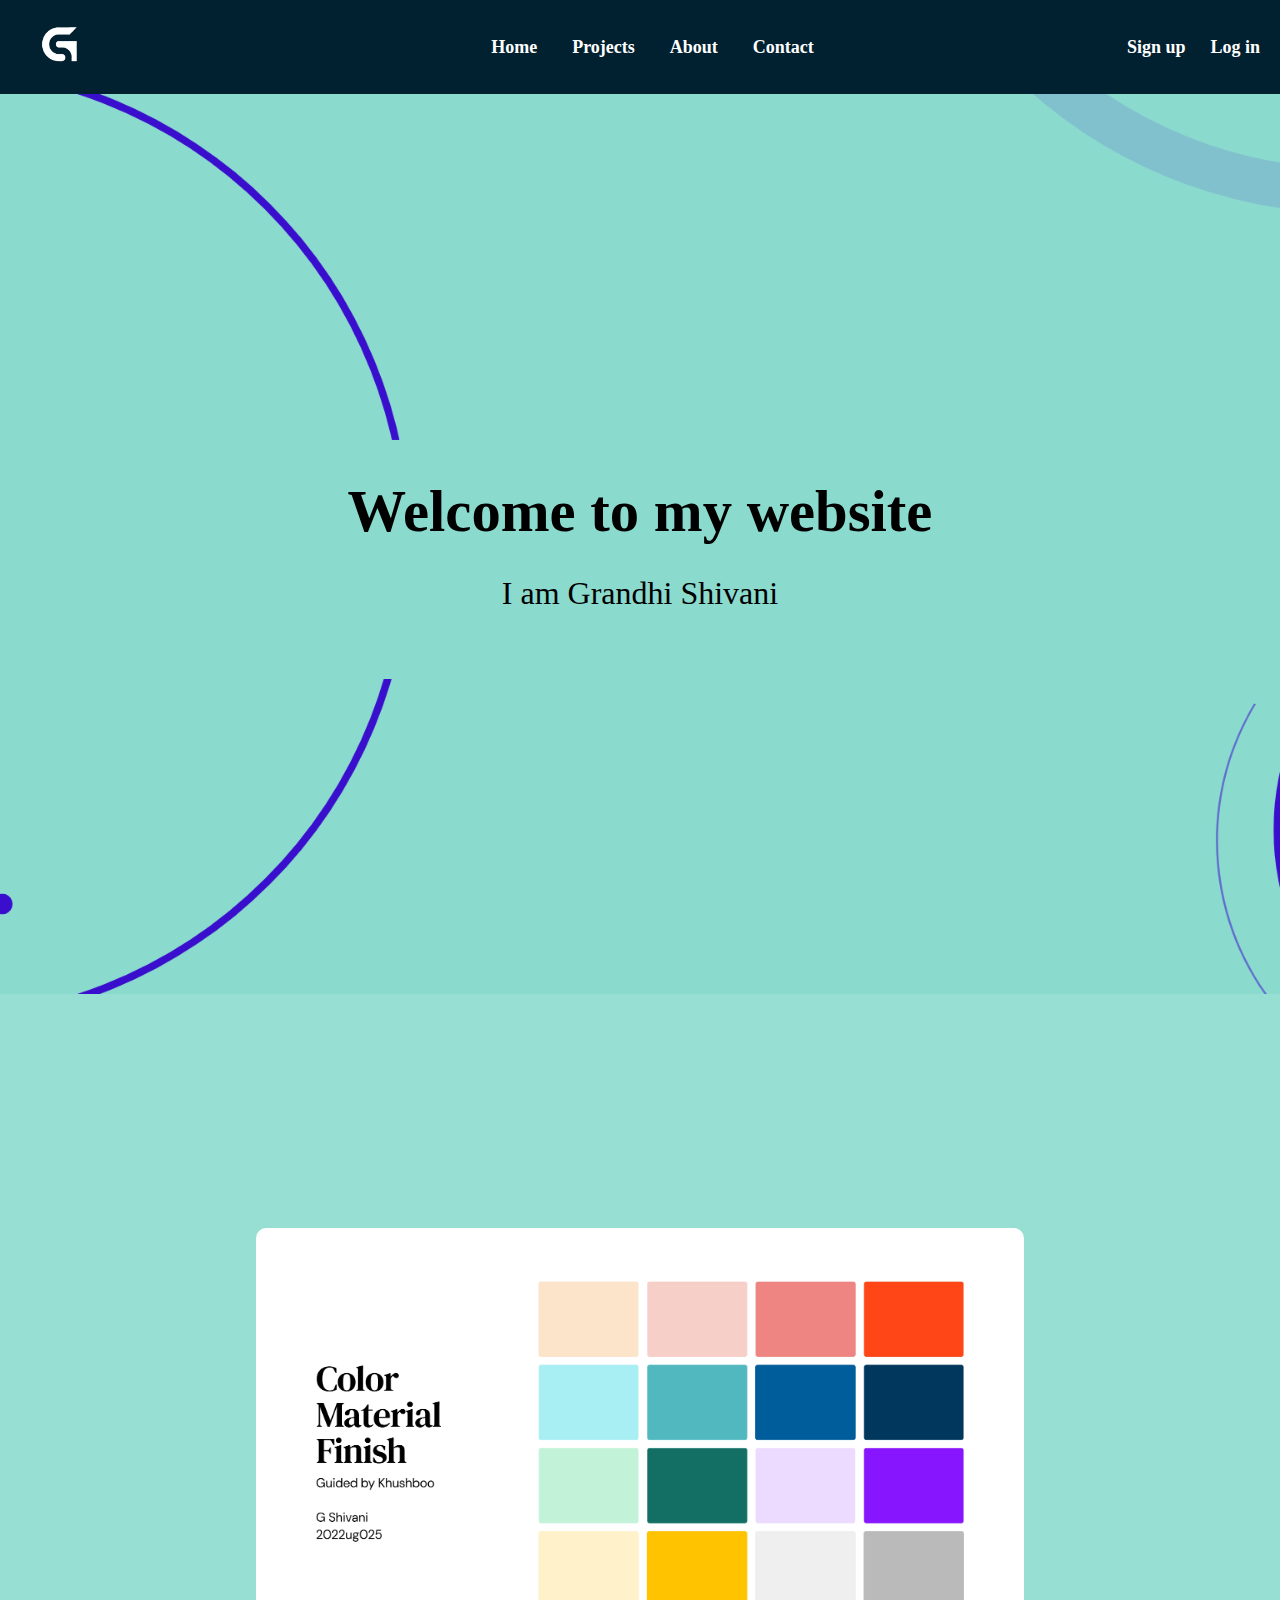
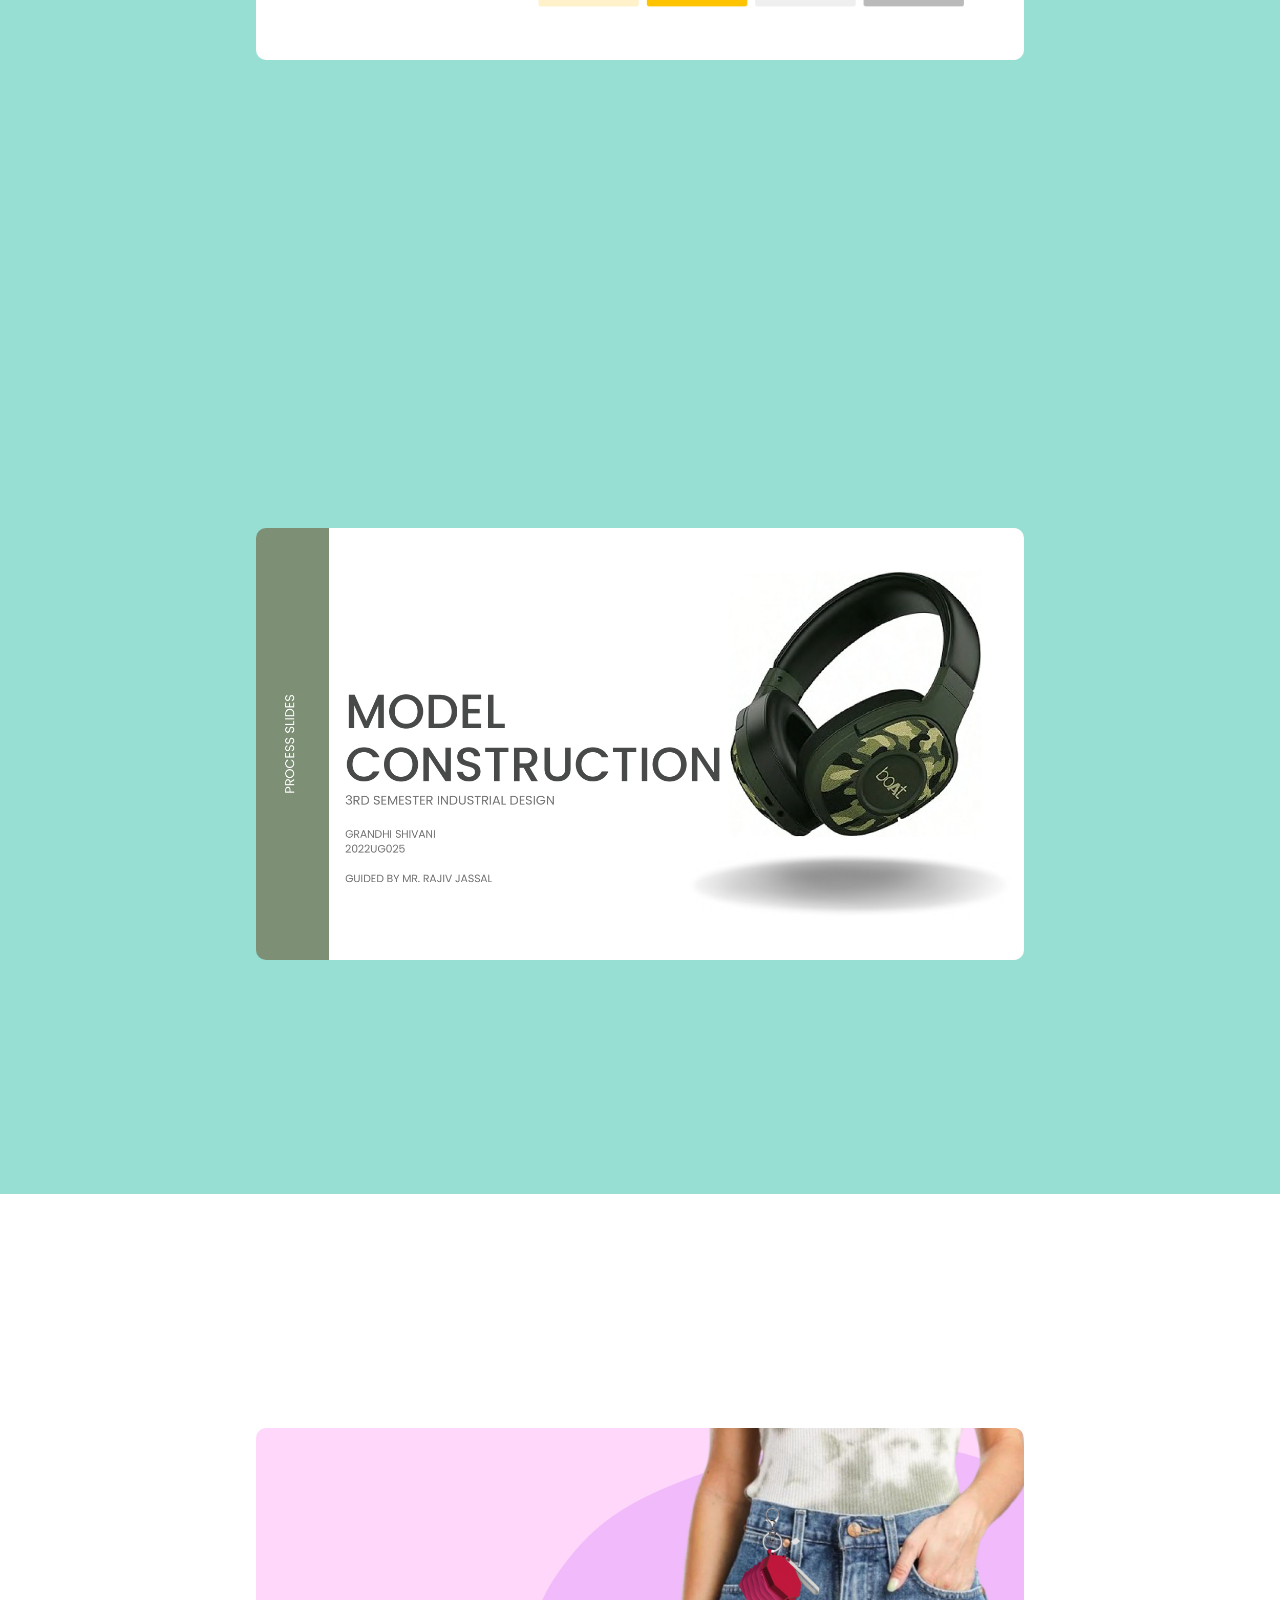
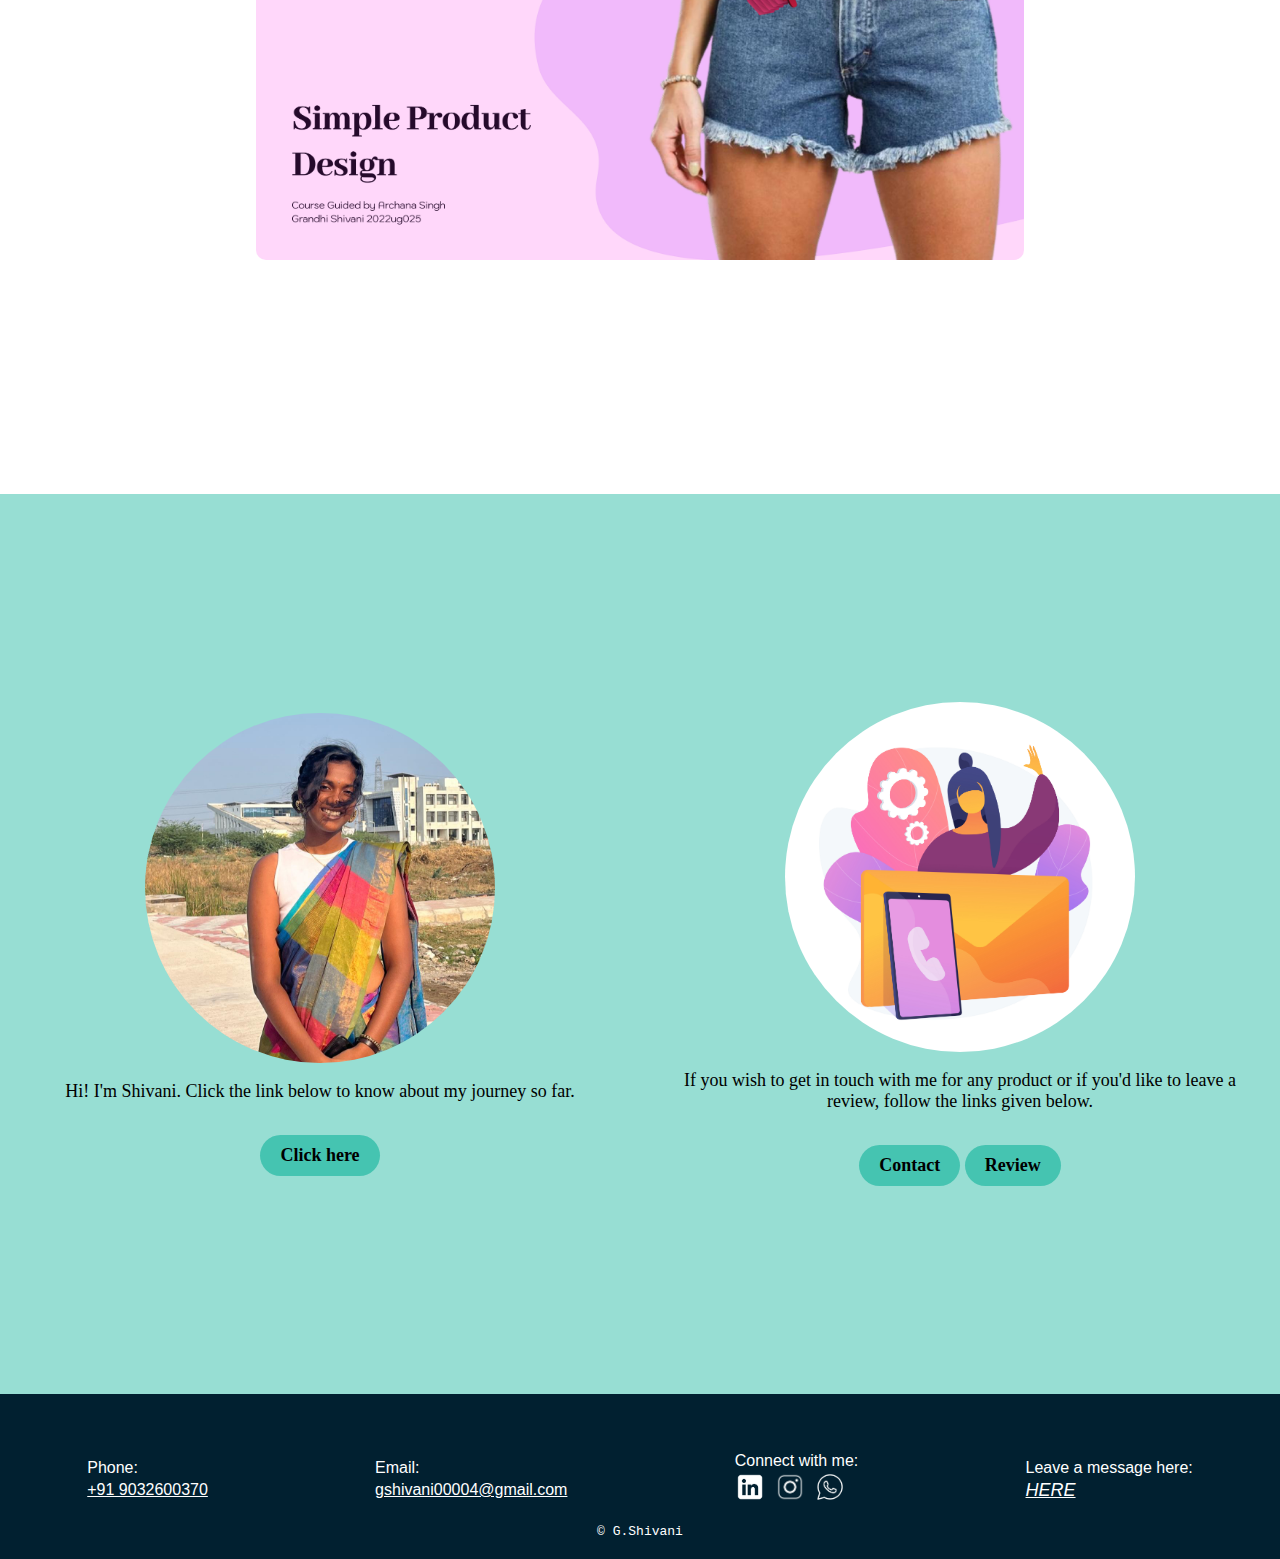
<file: index.html>
<!DOCTYPE html>
<html lang="en">
<head>
    <meta charset="UTF-8">
    <meta name="viewport" content="width=device-width, initial-scale=1.0">
    <title>Home</title>
    <link rel="icon" href="images/logo.png">
    <link rel="stylesheet" href="typography.css">
    <link rel="stylesheet" href="layout.css">
    <link rel="stylesheet" href="header.css">
    <link rel="stylesheet" href="footer.css">
    <link rel="stylesheet" href="home.css">
</head>
<body>
    <header>
        <div id="logo">
            <a href="index.html">
                <img src="images/logo.png" width="40px" height="40px">
            </a>
        </div>
        <div id="navigation">
            <ul>
                <li><a href="index.html">Home</a></li>
                <li><a href="projects.html">Projects</a></li>
                <li><a href="about.html">About</a></li>
                <li><a href="contact.html">Contact</a></li>
            </ul>
        </div>
        <div id="registration">
            <ul>
                <li><a href="registration.html">Sign up</a></li>
                <li><a href="login.html">Log in</a></li>
            </ul>
        </div>
    </header>

    <section id="landing">
        <div id="landinghero">
            <h2>Welcome to my website</h2>
            <p>I am Grandhi Shivani</p>
        </div>
    </section>

    <section id="project1">
        <div id="project1hero">
            <div id="project1bg"></div>
            <div class="projectcontent">
                <a href="project1.html">
                    <img src="images/colours/CMF Final(take 18-31)_removed_page-0001.jpg" alt="Project1">
                </a>
            </div>
        </div>
    </section>

    <section id="project2">
        <div id="project2hero">
            <div id="project2bg"></div>
            <div class="projectcontent">
                <a href="project2.html">
                    <img src="images/headphones/headphones_page-0001.jpg" alt="Project2">
                </a>
            </div>
        </div>
    </section>

    <section id="project3">
        <div id="project3hero">
            <div id="project3bg"></div>
            <div class="projectcontent">
                <a href="project3.html">
                    <img src="images/cupholder/SPD DOC1.1_page-0001.jpg" alt="Project3">
                </a>
            </div>
        </div>
    </section>


    <section id="about-message">
        <div id="about">
            <img src="images/WhatsApp Image 2024-09-23 at 21.31.14_222360fe.jpg" alt="about picture">
            <p>Hi! I'm Shivani. Click the link below to know about my journey so far.</p>
            <button><a href="about.html">Click here</a></button>
        </div>
        <div id="message">
            <img src="images/contact/Wavy_Bus-19_Single-03.jpg" alt="">
            <p>If you wish to get in touch with me for any product or if you'd like to leave a review, follow the links given below.</p>
            <span>
                <button><a href="contact.html#contact">Contact</a></button>
                <button><a href="contact.html#review">Review</a></button>
            </span>
        </div>
    </section>
    
    <footer>
        <div id="links">
            <div id="phone">
                Phone:
                <a href="tel:+919032600370">+91 9032600370</a>
            </div>
            <div id="email">
                Email:
                <a href="mailto:gshivani00004@gmail.com">gshivani00004@gmail.com</a>
            </div>
            <div id="connect">
                <p>Connect with me:<br>
                    <span class="social">
                        <a href="https://linkedin.com">
                            <img src="images/linkedin.png" alt="linkedin" width="30px" height="30px">
                        </a>
                        <a href="https://instagram.com/g.shivani04">
                            <img src="images/insta.png" alt="instagram" width="30px" height="30px">
                        </a>
                        <a href="https://wa.me/+919032600370">
                            <img src="images/whatsapp.png" alt="whatsapp" width="30px" height="30px">
                        </a>
                    </span>
                </p>
            </div>
            <div id="contact">
                <p>
                    Leave a message here:<br>
                    <a href="contact.html">
                        <i style="font-size: large;">HERE</i>
                    </a>
                </p>
            </div>
        </div>
        <div id="copyright">
            &copy; G.Shivani
        </div>
    </footer>
</body>
</html>
</file>
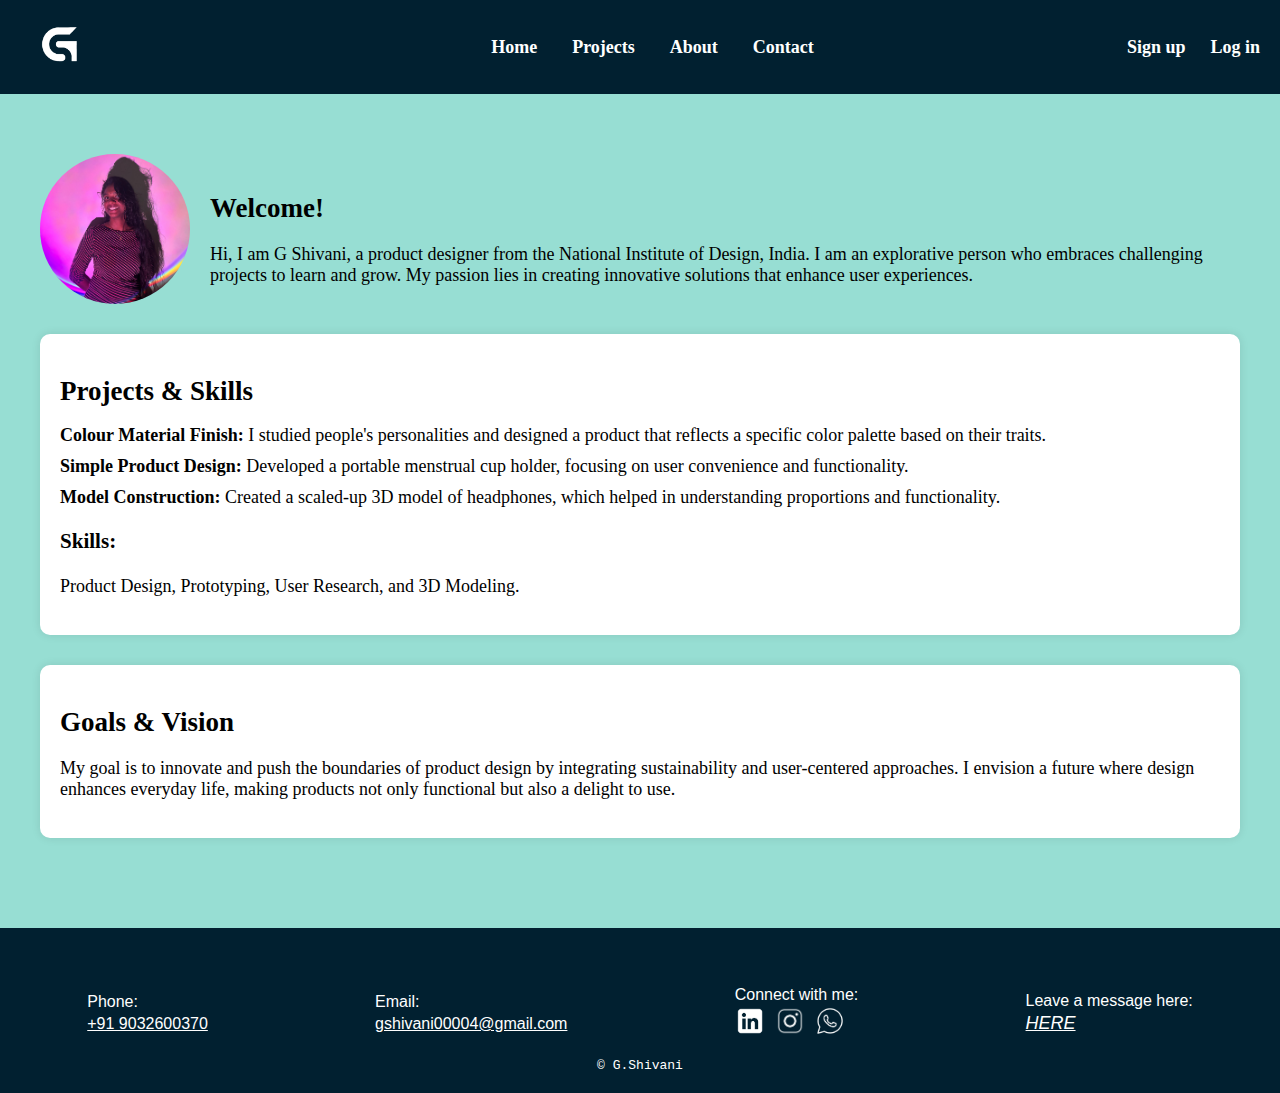
<file: about.html>
<!DOCTYPE html>
<html lang="en">
<head>
    <meta charset="UTF-8">
    <meta name="viewport" content="width=device-width, initial-scale=1.0">
    <title>About Me</title>
    <link rel="icon" href="images/logo.png">
    <link rel="stylesheet" href="typography.css">
    <link rel="stylesheet" href="layout.css">
    <link rel="stylesheet" href="header.css">
    <link rel="stylesheet" href="footer.css">
    <link rel="stylesheet" href="about.css"> <!-- Link to new CSS for About Me page -->
</head>
<body>
    <header>
        <div id="logo">
            <a href="index.html">
                <img src="images/logo.png" width="40px" height="40px" alt="Logo">
            </a>
        </div>
        <div id="navigation">
            <ul>
                <li><a href="index.html">Home</a></li>
                <li><a href="projects.html">Projects</a></li>
                <li><a href="about.html">About</a></li>
                <li><a href="contact.html">Contact</a></li>
            </ul>
        </div>
        <div id="registration">
            <ul>
                <li><a href="registration.html">Sign up</a></li>
                <li><a href="login.html">Log in</a></li>
            </ul>
        </div>
    </header>

    <div class="about-container">
        <!-- First Division: Welcome Message -->
        <div class="intro-section">
            <div class="profile-pic">
                <img src="images/WhatsApp Image 2024-09-23 at 21.32.22_f266ecfc.jpg" alt="G Shivani"> <!-- Replace with actual image path -->
            </div>
            <div class="intro-text">
                <h2>Welcome!</h2>
                <p>Hi, I am G Shivani, a product designer from the National Institute of Design, India. I am an explorative person who embraces challenging projects to learn and grow. My passion lies in creating innovative solutions that enhance user experiences.</p>
            </div>
        </div>

        <!-- Second Division: Projects and Skills -->
        <div class="projects-section">
            <h2>Projects & Skills</h2>
            <ul>
                <li>
                    <strong>Colour Material Finish:</strong> I studied people's personalities and designed a product that reflects a specific color palette based on their traits.
                </li>
                <li>
                    <strong>Simple Product Design:</strong> Developed a portable menstrual cup holder, focusing on user convenience and functionality.
                </li>
                <li>
                    <strong>Model Construction:</strong> Created a scaled-up 3D model of headphones, which helped in understanding proportions and functionality.
                </li>
            </ul>
            <h3>Skills:</h3>
            <p>Product Design, Prototyping, User Research, and 3D Modeling.</p>
        </div>

        <!-- Third Division: Goals and Vision -->
        <div class="goals-section">
            <h2>Goals & Vision</h2>
            <p>My goal is to innovate and push the boundaries of product design by integrating sustainability and user-centered approaches. I envision a future where design enhances everyday life, making products not only functional but also a delight to use.</p>
        </div>
    </div>

    <footer>
        <div id="links">
            <div id="phone">
                Phone: <a href="tel:+919032600370">+91 9032600370</a>
            </div>
            <div id="email">
                Email: <a href="mailto:gshivani00004@gmail.com">gshivani00004@gmail.com</a>
            </div>
            <div id="connect">
                <p>Connect with me:<br>
                    <span class="social">
                        <a href="https://linkedin.com">
                            <img src="images/linkedin.png" alt="linkedin" width="30px" height="30px">
                        </a>
                        <a href="https://instagram.com/g.shivani04">
                            <img src="images/insta.png" alt="instagram" width="30px" height="30px">
                        </a>
                        <a href="https://wa.me/+919032600370">
                            <img src="images/whatsapp.png" alt="whatsapp" width="30px" height="30px">
                        </a>
                    </span>
                </p>
            </div>
            <div id="contact">
                <p>
                    Leave a message here:<br>
                    <a href="contact.html">
                        <i style="font-size: large;">HERE</i>
                    </a>
                </p>
            </div>
        </div>
        <div id="copyright">
            &copy; G.Shivani
        </div>
    </footer>
</body>
</html>
</file>
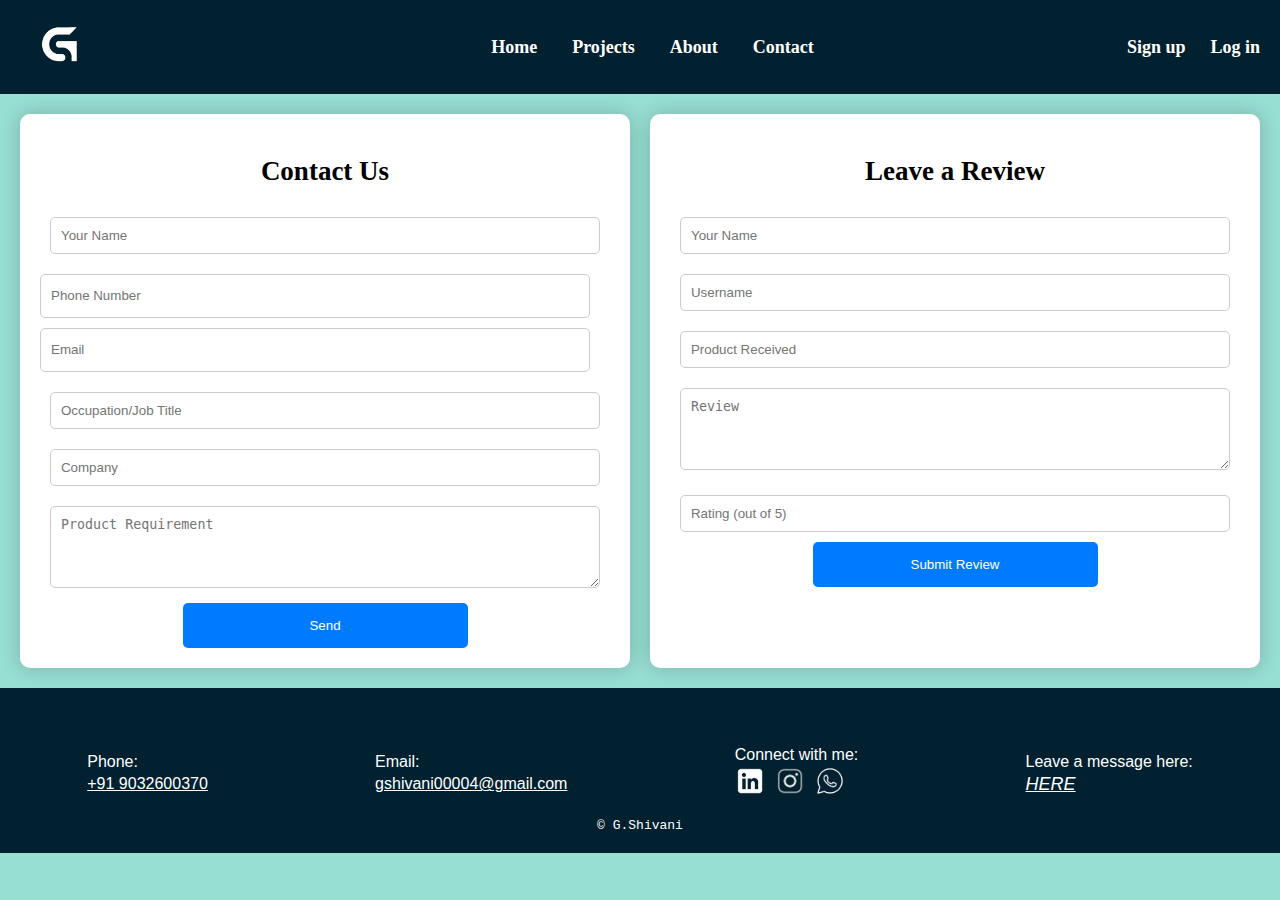
<file: contact.html>
<!DOCTYPE html>
<html lang="en">
<head>
    <meta charset="UTF-8">
    <meta name="viewport" content="width=device-width, initial-scale=1.0">
    <title>Contact Us</title>
    <link rel="icon" href="images/logo.png">
    <link rel="stylesheet" href="typography.css">
    <link rel="stylesheet" href="layout.css">
    <link rel="stylesheet" href="header.css">
    <link rel="stylesheet" href="footer.css">
    <link rel="stylesheet" href="contact.css"> <!-- Link to new CSS for contact page -->
</head>
<body>
    <header>
        <div id="logo">
            <a href="index.html">
                <img src="images/logo.png" width="40px" height="40px" alt="Logo">
            </a>
        </div>
        <div id="navigation">
            <ul>
                <li><a href="index.html">Home</a></li>
                <li><a href="projects.html">Projects</a></li>
                <li><a href="about.html">About</a></li>
                <li><a href="contact.html">Contact</a></li>
            </ul>
        </div>
        <div id="registration">
            <ul>
                <li><a href="registration.html">Sign up</a></li>
                <li><a href="login.html">Log in</a></li>
            </ul>
        </div>
    </header>
    
    <div id="contact-review">
        <div class="contact-container">
            <h2>Contact Us</h2>
            <form id="contactForm">
                <input type="text" id="name" placeholder="Your Name" required>
                <input type="tel" id="phone" placeholder="Phone Number" required>
                <input type="email" id="email" placeholder="Email" required>
                <input type="text" id="occupation" placeholder="Occupation/Job Title" required>
                <input type="text" id="company" placeholder="Company" required>
                <textarea id="productRequirement" placeholder="Product Requirement" rows="4" required></textarea>
                <button type="submit">Send</button>
            </form>
        </div>

        <div class="review-container">
            <h2>Leave a Review</h2>
            <form id="reviewForm">
                <input type="text" id="reviewName" placeholder="Your Name" required>
                <input type="text" id="username" placeholder="Username" required>
                <input type="text" id="productReceived" placeholder="Product Received" required>
                <textarea id="prodcutReview" placeholder="Review" rows="4" required></textarea>
                <input type="number" id="rating" placeholder="Rating (out of 5)" min="1" max="5" required>
                <button type="submit">Submit Review</button>
            </form>
        </div>
    </div>
    <footer>
        <div id="links">
            <div id="phone">
                Phone: <a href="tel:+919032600370">+91 9032600370</a>
            </div>
            <div id="email">
                Email: <a href="mailto:gshivani00004@gmail.com">gshivani00004@gmail.com</a>
            </div>
            <div id="connect">
                <p>Connect with me:<br>
                    <span class="social">
                        <a href="https://linkedin.com">
                            <img src="images/linkedin.png" alt="linkedin" width="30px" height="30px">
                        </a>
                        <a href="https://instagram.com/g.shivani04">
                            <img src="images/insta.png" alt="instagram" width="30px" height="30px">
                        </a>
                        <a href="https://wa.me/+919032600370">
                            <img src="images/whatsapp.png" alt="whatsapp" width="30px" height="30px">
                        </a>
                    </span>
                </p>
            </div>
            <div id="contact">
                <p>
                    Leave a message here:<br>
                    <a href="contact.html">
                        <i style="font-size: large;">HERE</i>
                    </a>
                </p>
            </div>
        </div>
        <div id="copyright">
            &copy; G.Shivani
        </div>
    </footer>
</body>
</html>
</file>
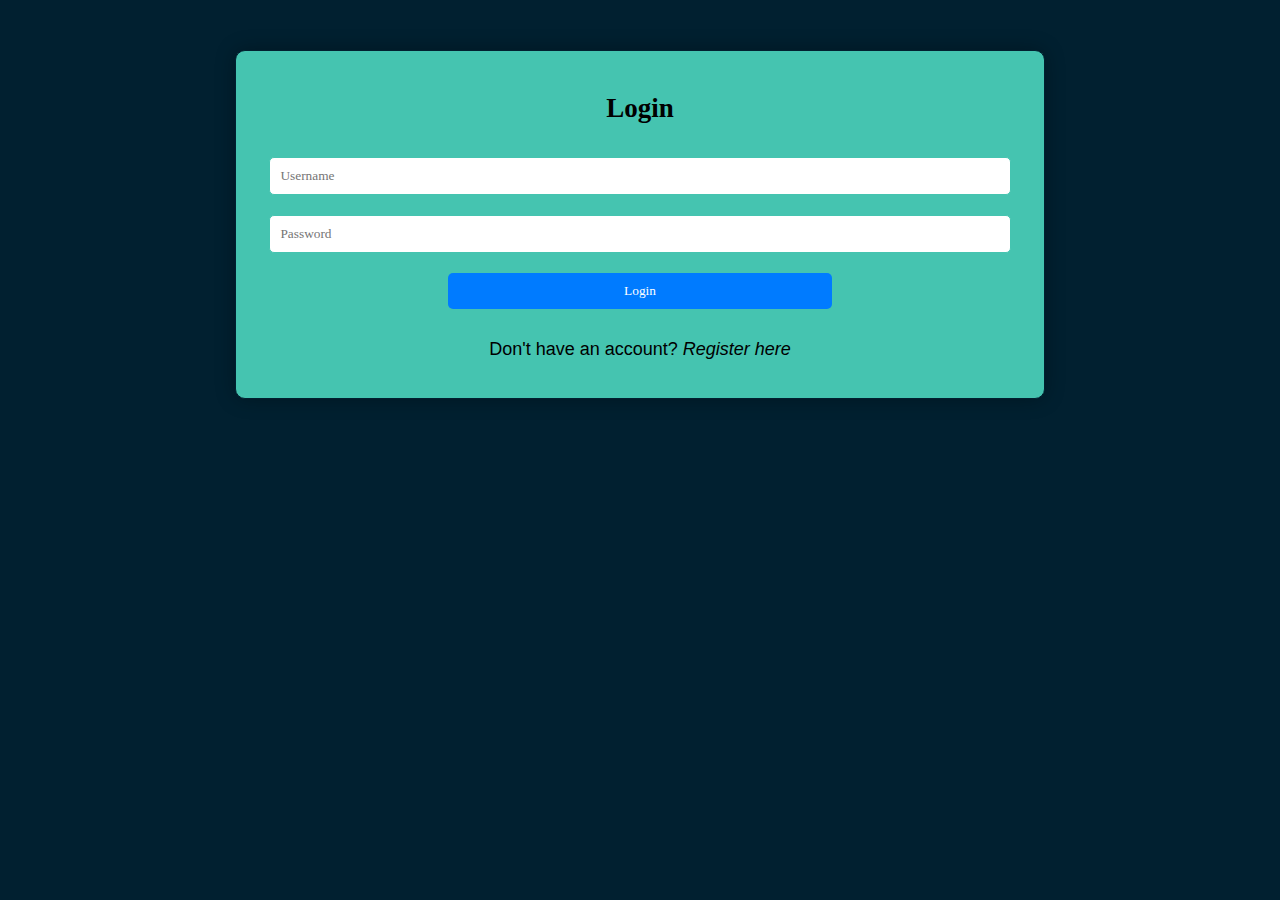
<file: login.html>
<!DOCTYPE html>
<html lang="en">
<head>
    <meta charset="UTF-8">
    <meta name="viewport" content="width=device-width, initial-scale=1.0">
    <title>Log In</title>
    <link rel="icon" href="images/logo.png">
    <link rel="stylesheet" href="typography.css">
    <link rel="stylesheet" href="layout.css">
    <link rel="stylesheet" href="signup.css">
</head>
<body>
    <div class="container">
        <h2>Login</h2>
        <form id="loginForm">
            <input type="text" id="loginUsername" placeholder="Username" required>
            <input type="password" id="loginPassword" placeholder="Password" required>
            <button type="submit">Login</button>
        </form>
        <p id="welcomeMessage"></p>
        <p>Don't have an account? <a href="registration.html">Register here</a></p> <!-- Link to registration page -->
    </div>
    <script src="signup.js"></script>
</body>
</html>
</file>
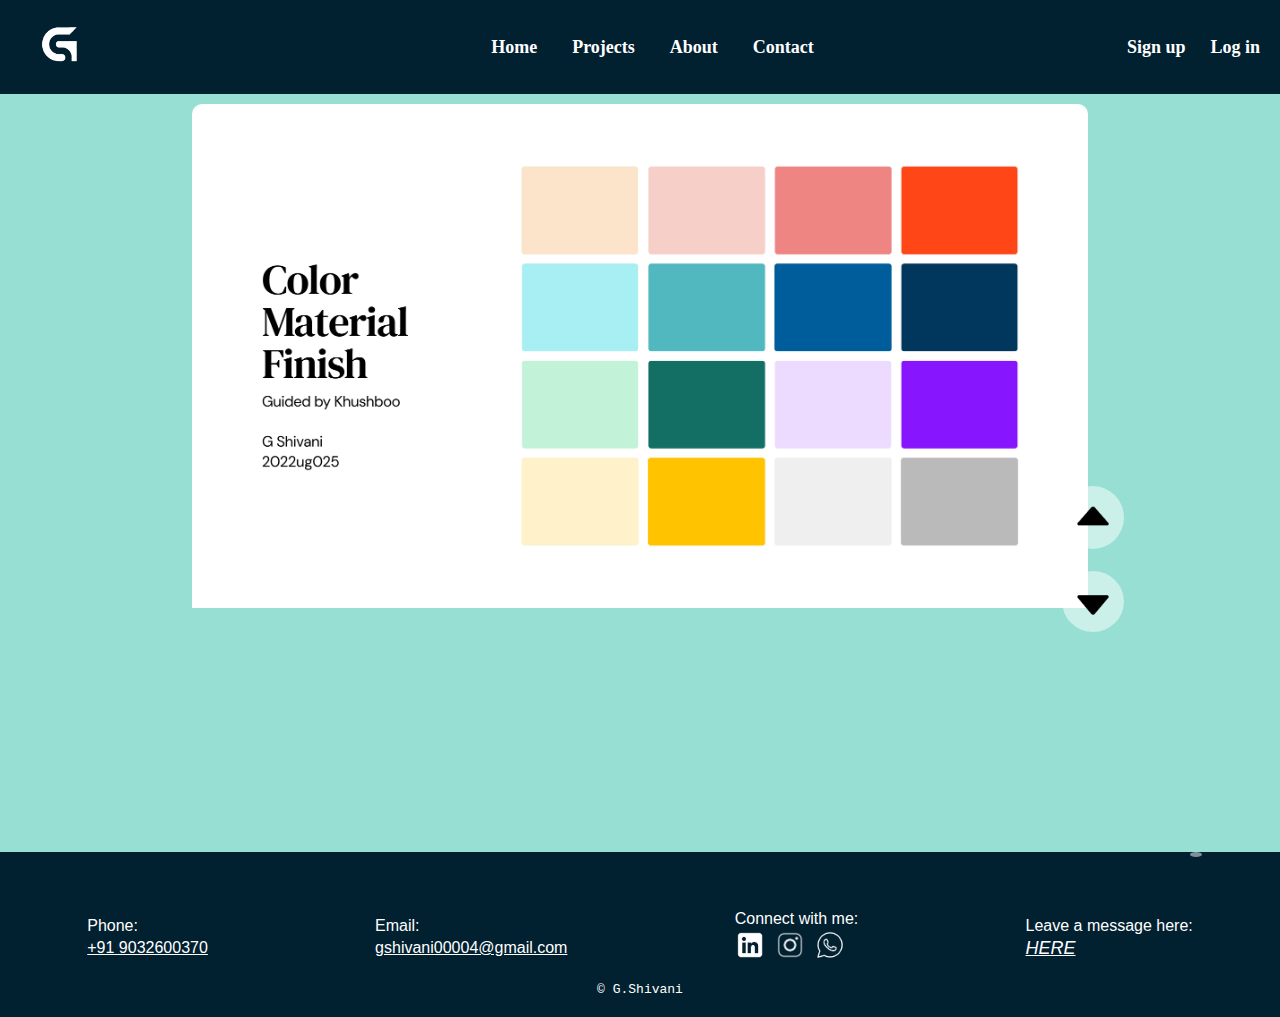
<file: project1.html>
<!DOCTYPE html>
<html lang="en">
<head>
    <meta charset="UTF-8">
    <meta name="viewport" content="width=device-width, initial-scale=1.0">
    <title>Home</title>
    <link rel="icon" href="images/logo.png">
    <link rel="stylesheet" href="typography.css">
    <link rel="stylesheet" href="layout.css">
    <link rel="stylesheet" href="header.css">
    <link rel="stylesheet" href="footer.css">
    <link rel="stylesheet" href="projectgallery.css">
</head>
<body>
    <header>
        <div id="logo">
            <a href="index.html">
                <img src="images/logo.png" width="40px" height="40px">
            </a>
        </div>
        <div id="navigation">
            <ul>
                <li><a href="index.html">Home</a></li>
                <li><a href="projects.html">Projects</a></li>
                <li><a href="about.html">About</a></li>
                <li><a href="contact.html">Contact</a></li>
            </ul>
        </div>
        <div id="registration">
            <ul>
                <li><a href="registration.html">Sign up</a></li>
                <li><a href="login.html">Log in</a></li>
            </ul>
        </div>
    </header>
    <div class="gallery">
        <div class="gallery-images">
            <img src="images/colours/CMF Final(take 18-31)_removed_page-0001.jpg" alt="Page 1">
            <img src="images/colours/CMF Final(take 18-31)_removed_page-0006.jpg" alt="Page 2">
            <img src="images/colours/CMF Final(take 18-31)_removed_page-0007.jpg" alt="Page 3">
            <img src="images/colours/CMF Final(take 18-31)_removed_page-0008.jpg" alt="Page 4">
            <img src="images/colours/CMF Final(take 18-31)_removed_page-0009.jpg" alt="Page 5">
            <img src="images/colours/CMF Final(take 18-31)_removed_page-0010.jpg" alt="Page 6">
            <img src="images/colours/CMF Final(take 18-31)_removed_page-0011.jpg" alt="Page 7">
            <img src="images/colours/CMF Final(take 18-31)_removed_page-0012.jpg" alt="Page 8">
            <img src="images/colours/CMF Final(take 18-31)_removed_page-0013.jpg" alt="Page 9">
            <img src="images/colours/CMF Final(take 18-31)_removed_page-0014.jpg" alt="Page 10">
            <img src="images/colours/CMF Final(take 18-31)_removed_page-0015.jpg" alt="Page 11">
            <img src="images/colours/CMF Final(take 18-31)_removed_page-0016.jpg" alt="Page 12">
            <img src="images/colours/CMF Final(take 18-31)_removed_page-0017.jpg" alt="Page 13">
            <img src="images/colours/CMF Final(take 18-31)_removed_page-0018.jpg" alt="Page 14">
            <img src="images/colours/CMF Final(take 18-31)_removed_page-0019.jpg" alt="Page 15">
        </div>
    </div>
    <div class="arrow">
        <button class="arrow up">
            <img src="images/arrowup.png" alt="Up">
        </button>
        <button class="arrow down">
            <img src="images/arrowdown1.png" alt="Down">
        </button>
    </div>
    <footer>
        <div id="links">
            <div id="phone">
                Phone:
                <a href="tel:+919032600370">+91 9032600370</a>
            </div>
            <div id="email">
                Email:
                <a href="mailto:gshivani00004@gmail.com">gshivani00004@gmail.com</a>
            </div>
            <div id="connect">
                <p>Connect with me:<br>
                    <span class="social">
                        <a href="https://linkedin.com">
                            <img src="images/linkedin.png" alt="linkedin" width="30px" height="30px">
                        </a>
                        <a href="https://instagram.com/g.shivani04">
                            <img src="images/insta.png" alt="instagram" width="30px" height="30px">
                        </a>
                        <a href="https://wa.me/+919032600370">
                            <img src="images/whatsapp.png" alt="whatsapp" width="30px" height="30px">
                        </a>
                    </span>
                </p>
            </div>
            <div id="contact">
                <p>
                    Leave a message here:<br>
                    <a href="contact.html">
                        <i style="font-size: large;">HERE</i>
                    </a>
                </p>
            </div>
        </div>
        <div id="copyright">
            &copy; G.Shivani
        </div>
    </footer>
</body>
<script src="gallery.js"></script>
</html>
</file>
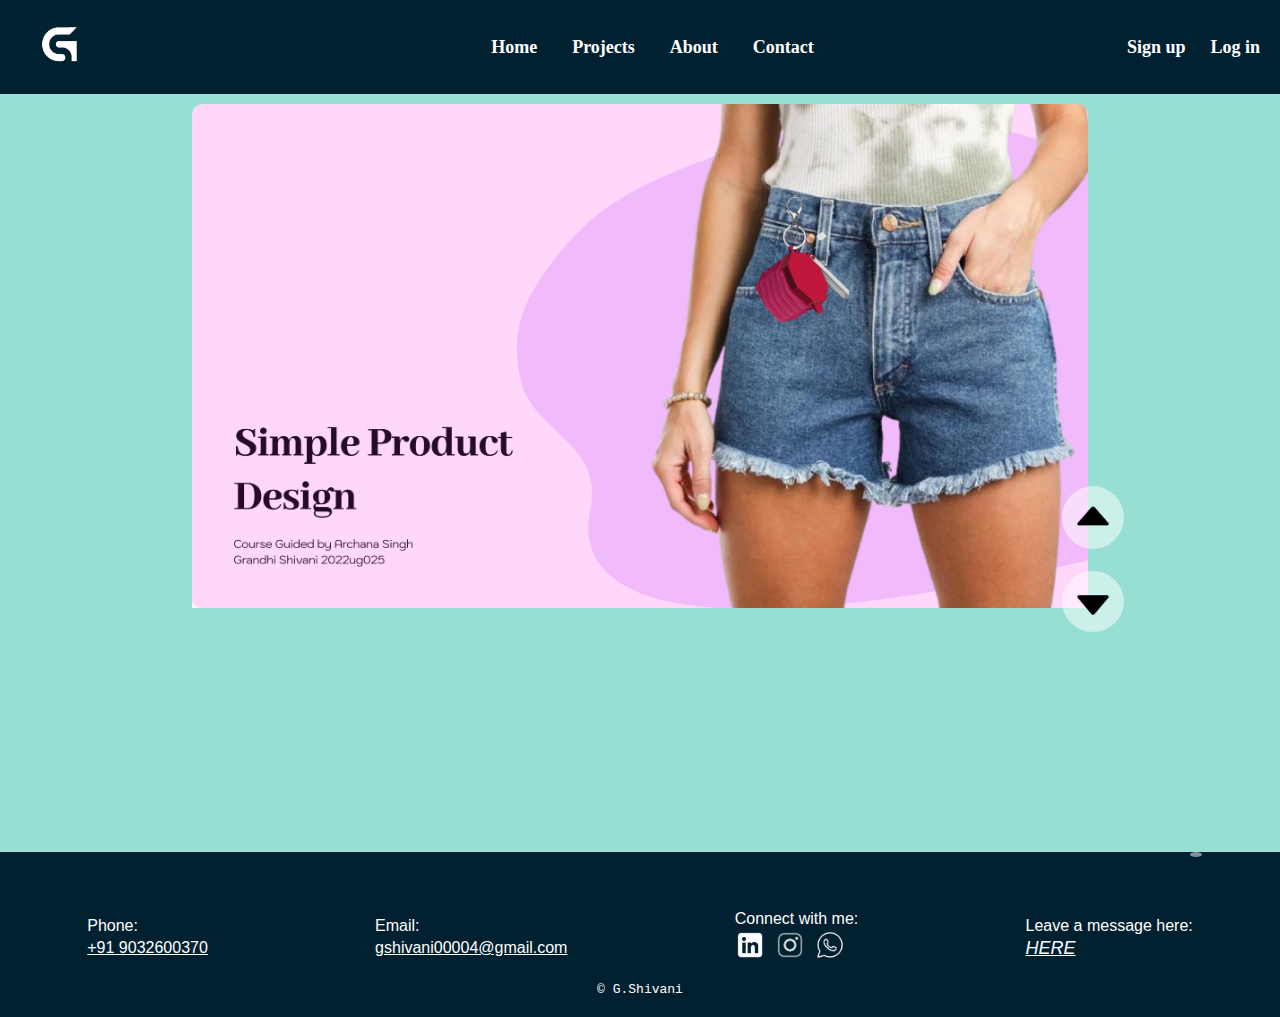
<file: project3.html>
<!DOCTYPE html>
<html lang="en">
<head>
    <meta charset="UTF-8">
    <meta name="viewport" content="width=device-width, initial-scale=1.0">
    <title>Home</title>
    <link rel="icon" href="images/logo.png">
    <link rel="stylesheet" href="typography.css">
    <link rel="stylesheet" href="layout.css">
    <link rel="stylesheet" href="header.css">
    <link rel="stylesheet" href="footer.css">
    <link rel="stylesheet" href="projectgallery.css">
</head>
<body>
    <header>
        <div id="logo">
            <a href="index.html">
                <img src="images/logo.png" width="40px" height="40px">
            </a>
        </div>
        <div id="navigation">
            <ul>
                <li><a href="index.html">Home</a></li>
                <li><a href="projects.html">Projects</a></li>
                <li><a href="about.html">About</a></li>
                <li><a href="contact.php">Contact</a></li>
            </ul>
        </div>
        <div id="registration">
            <ul>
                <li><a href="registration.html">Sign up</a></li>
                <li><a href="login.html">Log in</a></li>
            </ul>
        </div>
    </header>
    <div class="gallery">
        <div class="gallery-images">
            <img src="images/cupholder/SPD DOC1.1_page-0001.jpg" alt="Page 1">
            <img src="images/cupholder/SPD DOC1.1_page-0002.jpg" alt="Page 2">
            <img src="images/cupholder/SPD DOC1.1_page-0003.jpg" alt="Page 3">
            <img src="images/cupholder/SPD DOC1.1_page-0004.jpg" alt="Page 4">
            <img src="images/cupholder/SPD DOC1.1_page-0005.jpg" alt="Page 5">
            <img src="images/cupholder/SPD DOC1.1_page-0006.jpg" alt="Page 6">
            <img src="images/cupholder/SPD DOC1.1_page-0007.jpg" alt="Page 7">
            <img src="images/cupholder/SPD DOC1.1_page-0008.jpg" alt="Page 8">
            <img src="images/cupholder/SPD DOC1.1_page-0009.jpg" alt="Page 9">
            <img src="images/cupholder/SPD DOC1.1_page-0010.jpg" alt="Page 10">
            <img src="images/cupholder/SPD DOC1.1_page-0011.jpg" alt="Page 11">
            <img src="images/cupholder/SPD DOC1.1_page-0012.jpg" alt="Page 12">
            <img src="images/cupholder/SPD DOC1.1_page-0013.jpg" alt="Page 13">
            <img src="images/cupholder/SPD DOC1.1_page-0014.jpg" alt="Page 14">
            <img src="images/cupholder/SPD DOC1.1_page-0015.jpg" alt="Page 15">
            <img src="images/cupholder/SPD DOC1.1_page-0016.jpg" alt="Page 16">
            <img src="images/cupholder/SPD DOC1.1_page-0017.jpg" alt="Page 17">
            <img src="images/cupholder/SPD DOC1.1_page-0018.jpg" alt="Page 18">
        </div>
    </div>
    <div class="arrow">
        <button class="arrow up">
            <img src="images/arrowup.png" alt="Up">
        </button>
        <button class="arrow down">
            <img src="images/arrowdown1.png" alt="Down">
        </button>
    </div>
    <footer>
        <div id="links">
            <div id="phone">
                Phone:
                <a href="tel:+919032600370">+91 9032600370</a>
            </div>
            <div id="email">
                Email:
                <a href="mailto:gshivani00004@gmail.com">gshivani00004@gmail.com</a>
            </div>
            <div id="connect">
                <p>Connect with me:<br>
                    <span class="social">
                        <a href="https://linkedin.com">
                            <img src="images/linkedin.png" alt="linkedin" width="30px" height="30px">
                        </a>
                        <a href="https://instagram.com/g.shivani04">
                            <img src="images/insta.png" alt="instagram" width="30px" height="30px">
                        </a>
                        <a href="https://wa.me/+919032600370">
                            <img src="images/whatsapp.png" alt="whatsapp" width="30px" height="30px">
                        </a>
                    </span>
                </p>
            </div>
            <div id="contact">
                <p>
                    Leave a message here:<br>
                    <a href="contact.html">
                        <i style="font-size: large;">HERE</i>
                    </a>
                </p>
            </div>
        </div>
        <div id="copyright">
            &copy; G.Shivani
        </div>
    </footer>
</body>
<script src="gallery.js"></script>
</html>
</file>
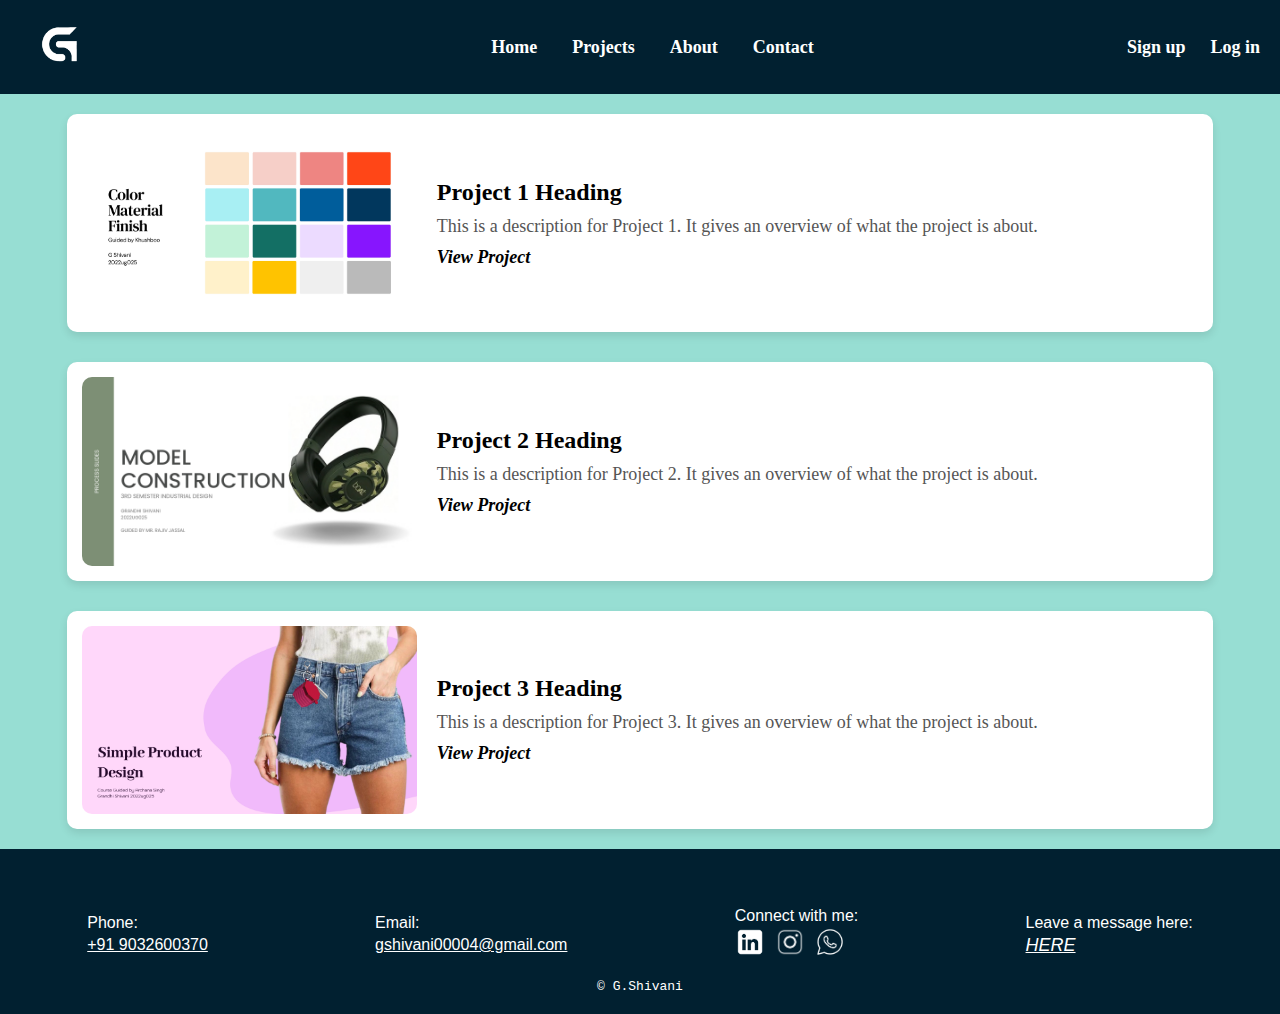
<file: projects.html>
<!DOCTYPE html>
<html lang="en">
<head>
    <meta charset="UTF-8">
    <meta name="viewport" content="width=device-width, initial-scale=1.0">
    <title>Projects</title>
    <link rel="icon" href="images/logo.png">
    <link rel="stylesheet" href="typography.css">
    <link rel="stylesheet" href="layout.css">
    <link rel="stylesheet" href="header.css">
    <link rel="stylesheet" href="footer.css">
    <link rel="stylesheet" href="project.css">
</head>
<body>
    <header>
        <div id="logo">
            <a href="index.html">
                <img src="images/logo.png" width="40px" height="40px">
            </a>
        </div>
        <div id="navigation">
            <ul>
                <li><a href="index.html">Home</a></li>
                <li><a href="projects.html">Projects</a></li>
                <li><a href="about.html">About</a></li>
                <li><a href="contact.html">Contact</a></li>
            </ul>
        </div>
        <div id="registration">
            <ul>
                <li><a href="registration.html">Sign up</a></li>
                <li><a href="login.html">Log in</a></li>
            </ul>
        </div>
    </header>
    <div id="display">
        <div id="project1" class="projectcontainer">
            <div class="projectcontent">
                <img src="images/colours/CMF Final(take 18-31)_removed_page-0001.jpg" alt="Project1">
                <div class="projectinfo">
                    <h2>Project 1 Heading</h2>
                    <p>This is a description for Project 1. It gives an overview of what the project is about.</p>
                    <a href="project1.html"><i>View Project</i></a>
                </div>
            </div>
        </div>
    
        <div id="project2" class="projectcontainer">
            <div class="projectcontent">
                <img src="images/headphones/headphones_page-0001.jpg" alt="Project2">
                <div class="projectinfo">
                    <h2>Project 2 Heading</h2>
                    <p>This is a description for Project 2. It gives an overview of what the project is about.</p>
                    <a href="project2.html"><i>View Project</i></a>
                </div>
            </div>
        </div>
    
        <div id="project3" class="projectcontainer">
            <div class="projectcontent">
                <img src="images/cupholder/SPD DOC1.1_page-0001.jpg" alt="Project3">
                <div class="projectinfo">
                    <h2>Project 3 Heading</h2>
                    <p>This is a description for Project 3. It gives an overview of what the project is about.</p>
                    <a href="project3.html"><i>View Project</i></a>
                </div>
            </div>
        </div>
    </div>    
    <footer>
        <div id="links">
            <div id="phone">
                Phone:
                <a href="tel:+919032600370">+91 9032600370</a>
            </div>
            <div id="email">
                Email:
                <a href="mailto:gshivani00004@gmail.com">gshivani00004@gmail.com</a>
            </div>
            <div id="connect">
                <p>Connect with me:<br>
                    <span class="social">
                        <a href="https://linkedin.com">
                            <img src="images/linkedin.png" alt="linkedin" width="30px" height="30px">
                        </a>
                        <a href="https://instagram.com/g.shivani04">
                            <img src="images/insta.png" alt="instagram" width="30px" height="30px">
                        </a>
                        <a href="https://wa.me/+919032600370">
                            <img src="images/whatsapp.png" alt="whatsapp" width="30px" height="30px">
                        </a>
                    </span>
            </p>
            </div>
            <div id="contact">
                <p>
                    Leave a message here:<br>
                    <a href="contact.html">
                        <i style="font-size: large;">HERE</i>
                    </a>
                </p>
            </div>
        </div>
        <div id="copyright">
            &copy; G.Shivani
        </div>
    </footer>
</body>
</html>
</file>
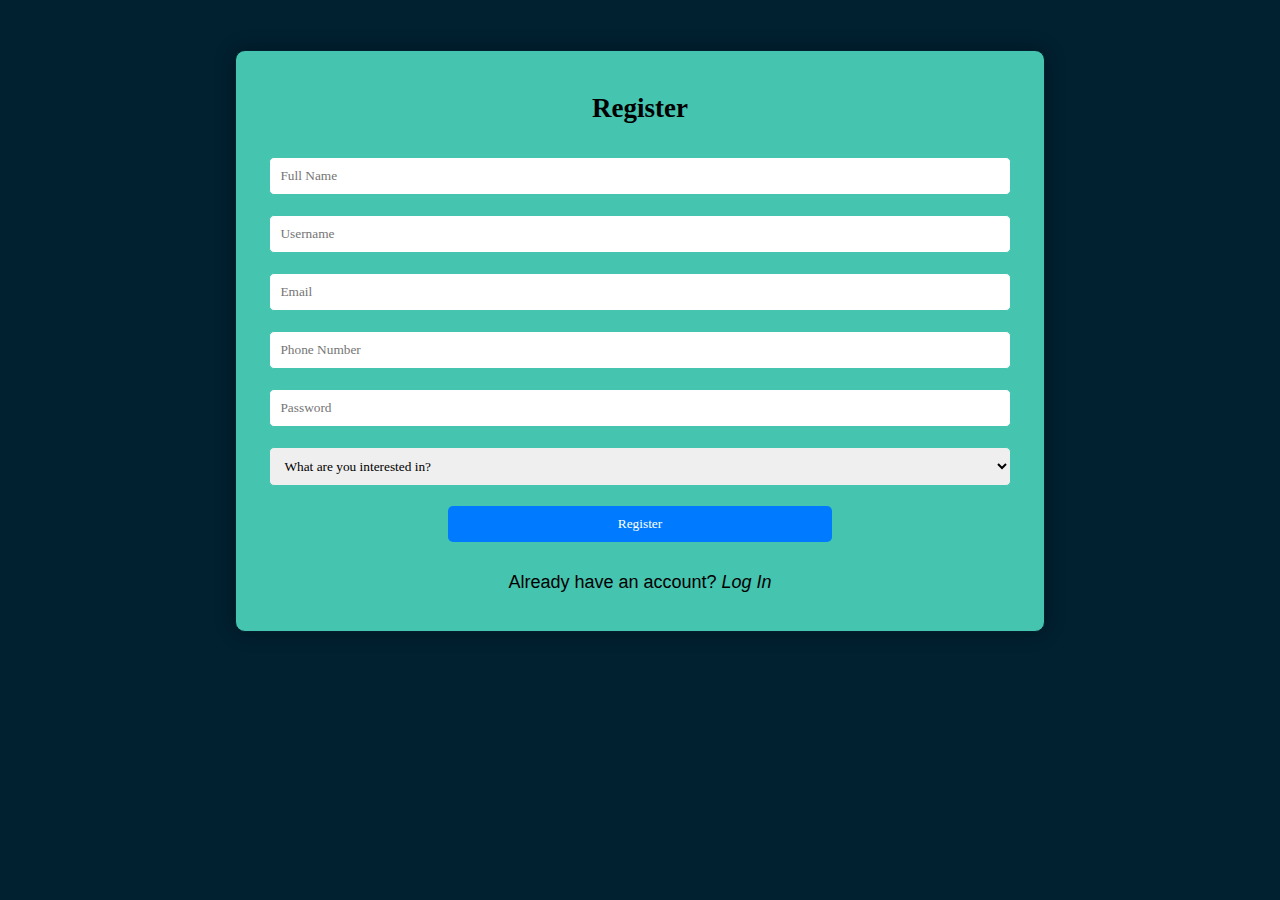
<file: registration.html>
<!DOCTYPE html>
<html lang="en">
<head>
    <meta charset="UTF-8">
    <meta name="viewport" content="width=device-width, initial-scale=1.0">
    <title>Sign Up</title>
    <link rel="icon" href="images/logo.png">
    <link rel="stylesheet" href="typography.css">
    <link rel="stylesheet" href="layout.css">
    <link rel="stylesheet" href="signup.css">
</head>
<body>
    <div class="container">
        <h2>Register</h2>
        <form id="registerForm">
            <input type="text" id="fullName" placeholder="Full Name" required>
            <input type="text" id="username" placeholder="Username" required>
            <input type="email" id="email" placeholder="Email" required>
            <input type="text" id="phone" placeholder="Phone Number">
            <input type="password" id="password" placeholder="Password" required>
            <select id="portfolioInterest" required>
                <option value="" disabled selected>What are you interested in?</option>
                <option value="graphic_design">Graphic Design</option>
                <option value="web_design">Web Design</option>
                <option value="illustration">Illustration</option>
                <option value="photography">Photography</option>
                <option value="other">Other</option>
            </select>
            <button type="submit">Register</button>
        </form>
        <p>Already have an account? <a href="login.html">Log In</a></p>
    </div>
    <script src="signup.js"></script>
</body>
</html>
</file>
<file: typography.css>
header{
    font-family:Georgia, 'Times New Roman', Times, serif;
    font-size: large;
    height: 6vh;
}

body{
    font-family: Georgia, 'Times New Roman', Times, serif;
    font-size: large;
}

footer{
    font-family:'Lucida Sans', 'Lucida Sans Regular', 'Lucida Grande', 'Lucida Sans Unicode', Geneva, Verdana, sans-serif;
    font-size: medium;
}
</file>
<file: layout.css>
html{
    margin:0;
    padding:0;
}

body{
    margin:0;
    padding:0;
    background-color: #45c4b18f;
}

section{
    min-height: 100vh;
}

header{
    background-color: #012030;
    color:white;
    padding:20px;
}

footer{
    background-color: #012030;
    color:white;
    padding:20px;
}
</file>
<file: header.css>
header{
    display: flex;
    justify-content: space-between;
    align-items: center;
}

#logo{
    flex:1;
    display:flex;
    justify-content: flex-start;
    margin-left: 20px;
}

#logo a{
    transition: transform 0.3s ease;
}

#logo a:hover{
    transform: scale(1.2);
}

#navigation{
    flex:2;
    display: flex;
    justify-content: center;
}

#navigation ul{
    display: flex;
    list-style: none;
}

#navigation ul li{
    padding-right:35px;
}

#navigation ul li a{
    text-decoration: none;
    color:white;
    font-weight: bold;
}

#navigation ul li a:hover{
    text-decoration: underline;
    color:#13678A;
}

#registration{
    flex:1;
    display: flex;
    justify-content: flex-end;
}

#registration ul{
    display: flex;
    list-style: none;
}

#registration ul li{
    padding: 0 0px 0 25px;
}

#registration ul li a{
    text-decoration: none;
    color:white;
    font-weight: bold;
}

#registration ul li a:hover{
    text-decoration: underline;
    color:#13678A;
}
</file>
<file: footer.css>
footer{
    display: flex;
    flex-direction: column;
}

#links{
    display: flex;
    justify-content: space-evenly;
    align-items: center;
    gap:100px;
    padding-top:20px;
}

#phone{
    display: flex;
    flex-direction: column;
    line-height:22px;
}

#phone a{
    text-decoration: underline;
    color: white;
}

#phone a:hover{
    color:#13678A;
}

#email{
    display: flex;
    flex-direction: column;
    line-height:22px;
}

#email a{
    text-decoration: underline;
    color: white;
}

#email a:hover{
    color:#13678A;
}

#connect p{
    display: flex;
    flex-direction: column;
    line-height: 22px;
}

#connect .social{
    display: flex;
    flex-direction: row;
}

#connect .social a{
    padding-right: 10px;
    text-decoration: none;
    transition: transform 0.3s ease;
}

#connect p a:hover{
    transform: scale(1.2);
}

#contact{
    display: flex;
    flex-direction: column;
    line-height:22px;
}

#contact a{
    text-decoration: underline;
    color: white;
}

#contact a:hover{
    color:#13678A;
}

#copyright{
    align-self: center;
    font-size: small;
    font-family: 'Courier New', Courier, monospace;
}
</file>
<file: home.css>
#landinghero h2{
    font-size: 44pt;
    line-height: 0;
}

#landinghero p{
    font-size: 24pt;
    line-height: 0;
}

#landinghero{
    display: flex;
    flex-direction: column;
    justify-content: center;
    align-items: center;
    text-align: center;
    width: 100%;
    height: 100vh;
    background-image: url("images/heroimage.png");
    background-size: cover;
    background-position: center;
    background-repeat: no-repeat;
}

#project3{
    background-color: white;
}

#project1hero, #project2hero, #project3hero{
    position: relative;
    display: flex;
    justify-content: center;
    align-items: center;
    width: 100%;
    height: 100vh;
    overflow: hidden;
    background-size: cover;
    background-position: center;
    background-repeat: no-repeat;
    background-attachment: fixed;
}

#project1hero {
    background-image: url("images/colours/heroimage.png");
}

#project2hero {
    background-image: url("images/headphones/heroimage.png");
}

#project3hero {
    background-image: url("images/cupholder/heroimage.jpg");
}

.projectcontent a{
    display: flex;
    justify-content: center;
    align-self: center;
    position: relative;
    z-index: 2;
    width: 100%;
    height: auto;
}

.projectcontent img {
    width: 60%;
    height: auto;
    border-radius: 10px;
    transition: transform ease 0.5s;
}

.projectcontent img:hover{
    transform: scale(1.25);
}

#about-message {
    display: flex;
    align-items: center;
    justify-content: space-around; 
    width: 100%;
    text-align: center;
}

#about, #message {
    display: flex;
    flex-direction: column;
    align-items: center;
    justify-content: center;
    width: 45%; 
    min-width: 300px; 
    margin: 20px 0;
    text-align: center;
}


#about img, #message img{
    width: 350px;
    height: 350px;
    border-radius: 50%;
    object-fit: cover; 
}

button {
    background-color: #45c4b1;
    color: white;
    padding: 10px 20px;
    border: none;
    border-radius: 25px; 
    font-size: 16px; 
    cursor: pointer;
    margin-top: 15px;
    transition: background-color 0.3s ease, transform 0.3s ease;
    text-align: center;
}

button:hover {
    background-color: #36a293; /* Darker background on hover */
    transform: scale(1.05); /* Slight scale on hover */
}

/* Ensure link inside button doesn't inherit other link styles */
button a {
    color: white; /* Override any header link color */
    text-decoration: none; /* Remove underline */
    font-weight: bold; /* Make text bold */
}

button a:hover {
    text-decoration: none; /* Ensure no underline on hover */
}

/* Reset any conflicting styles applied to buttons globally or from the header */
#about-message button,
#about-message button a {
    font-family: inherit; /* Ensure buttons inherit the site's default font */
    font-size: inherit; /* Ensure they use the same font size */
    color: inherit; /* Override global link colors */
    text-align: center; /* Ensure text aligns correctly */
}
</file>
<file: about.css>
.about-container {
    max-width: 1200px;  /* Maximum width for the container */
    margin: 40px auto;  /* Center the container */
    padding: 20px;
}

/* Style for the introduction section */
.intro-section {
    display: flex;  /* Flexbox layout for the profile picture and text */
    align-items: flex-end;  /* Align items at the bottom */
    margin-bottom: 30px;  /* Space below the intro section */
}

.profile-pic {
    flex: 0 0 150px;  /* Fixed width for profile picture */
    height: 150px;  /* Fixed height for profile picture */
    border-radius: 50%;  /* Make the image circular */
    overflow: hidden;  /* Ensure overflow is hidden */
    margin-right: 20px;  /* Space between picture and text */
}

.profile-pic img {
    width: 100%;  /* Full width */
    height: auto;  /* Maintain aspect ratio */
}

.intro-text {
    flex-grow: 1;  /* Allow the text to take the remaining space */
    text-align: left;  /* Align text to the left */
}

/* Style for projects section */
.projects-section, .goals-section {
    background-color: white;  /* Lighter background */
    padding: 20px;
    border-radius: 10px;
    box-shadow: 0px 0px 10px rgba(0, 0, 0, 0.1);
    margin-bottom: 30px;  /* Space between sections */
}

h2 {
    margin-bottom: 15px;  /* Spacing below section headings */
}

.projects-section ul {
    list-style-type: none;  /* Remove bullets from the list */
    padding: 0;  /* Remove default padding */
}

.projects-section li {
    margin-bottom: 10px;  /* Space between list items */
}

button {
    width: 50%;  /* Button takes up half the container width */
    background-color: #007BFF;
    color: white;
    border: none;
    border-radius: 5px;
    cursor: pointer;
}

button:hover {
    background-color: #0056b3;  /* Darker button background on hover */
}

.about-container p{
    margin-top: 20px;
    color: #000;  /* Text color for any paragraph */
}
</file>
<file: contact.css>
/* General styles for contact and review sections */
#contact-review {
    display: flex;
    justify-content: center;  /* Center the sections */
    gap: 20px;  /* Space between the two sections */
    margin: 20px;  /* Margin around the section */
}

/* Style for the contact form */
.contact-container, .review-container {
    width: 50%;  /* Each section takes up 50% width */
    background-color: white;  /* Lighter background */
    padding: 20px;
    border-radius: 10px;
    box-shadow: 0px 0px 20px rgba(0, 0, 0, 0.2);
    text-align: center;  /* Center-align text */
}

/* Input fields and buttons */
input, textarea {
    width: 96.5%;  /* Occupy 96.5% of the container width */
    padding: 10px;
    margin: 10px 0;
    border: 1px solid #ccc;
    border-radius: 5px;
    box-sizing: border-box;  /* Ensure padding doesn't affect width */
}

button {
    width: 50%;  /* Button takes up half the container width */
    background-color: #007BFF;
    color: white;
    border: none;
    border-radius: 5px;
    cursor: pointer;
    padding: 15px;
}

button:hover {
    background-color: #0056b3;  /* Darker button background on hover */
}

h2 {
    margin-bottom: 20px;  /* Spacing below heading */
}

#contact-review p {
    margin-top: 20px;
    color: #000;  /* Text color for any paragraph */
}
</file>
<file: signup.css>
/* Dark background and lighter container */
body {
    background-color: #012030;  /* Dark background */
}

.container {
    max-width: 60%;
    margin: 50px auto;  /* Center the container */
    padding: 20px;
    background-color: #45C4B0;  /* Lighter container */
    border: 1px solid #012030;  /* Border color matches the background */
    border-radius: 10px;
    box-shadow: 0px 0px 20px rgba(0, 0, 0, 0.3);
    text-align: center;  /* Center the content inside */
}

/* Center-align input fields and buttons */
input, select, button {
    width: 96.5%;  /* Occupy 96.5% of the container width */
    padding: 10px;
    margin: 10px 0;
    border: 1px solid #45C4B0;  /* Border color to match the container background */
    border-radius: 5px;
    box-sizing: border-box;  /* Ensure padding doesn't affect width */
    font-family: Georgia, 'Times New Roman', Times, serif;
}

button {
    width: 50%;  /* Button takes up half the container width */
    background-color: #007BFF;  /* Button background color */
    color: white;  /* Button text color */
    border: none;
    border-radius: 5px;
    cursor: pointer;
}

button:hover {
    background-color: #0056b3;  /* Darker button background on hover */
}

p {
    margin-top: 20px;
    color: #000;  /* Text color for paragraph */
    font-family:'Lucida Sans', 'Lucida Sans Regular', 'Lucida Grande', 'Lucida Sans Unicode', Geneva, Verdana, sans-serif;
}

a {
    color: #000;  /* Link color */
    font-style: italic;  /* Italic style for links */
    text-decoration: none;  /* No underline by default */
}

a:hover {
    text-decoration: underline;  /* Underline on hover */
}
</file>
<file: projectgallery.css>
.gallery {
    position: relative;
    width: 70%;  /* Set the container width to 80% */
    height: 82vh;  /* Set a fixed height */
    margin: 10px auto;  /* Center the gallery */
    overflow: hidden;  /* Hide overflowing content */
    border-radius: 10px;
}

.gallery-images {
    position: relative;
    height: 100%;
    width: 100%;
}

.gallery-images img {
    position: absolute;
    top: 0;
    left: 0;
    width: 100%;
    height: auto;
    opacity: 0;
    transition: opacity 0.5s ease, transform 0.5s ease;
    transform: scale(0.95);
}

.gallery-images img.active {
    opacity: 1;
    transform: scale(1);  /* Slightly enlarge the active image */
}

.arrow {
    position: absolute;
    right: 78px;
    background-color: rgba(255, 255, 255, 0.5);
    color: white;
    border: none;
    /* font-size: 2rem; */
    padding: 0 6px 5px 6px;
    cursor: pointer;
    border-radius: 50%;
}

.arrow.up {
    bottom: 308px;
}

.arrow.down {
    bottom: 225px;
}

.arrow:hover {
    background-color: rgba(255, 255, 255, 0.8); 
}

.arrow.up img{
    width: 50px;
    height: 50px;
    margin: 5px 0 0 0;
}

.arrow.down img{
    width: 50px;
    height: 43px;
    padding: 8px 0 2px 0;
    
}
</file>
<file: project.css>
#display {
    display: flex;
    flex-direction: column;  /* Display projects in a column */
    align-items: center;  /* Center the project containers */
    gap: 30px;
    margin: 20px;
}

.projectcontainer {
    width: 90%;
    display: flex;
    align-items: center;
    gap: 20px;  /* Space between image and info */
    padding: 15px;
    background-color: white;
    border-radius: 10px;
    box-shadow: 0 4px 8px rgba(0, 0, 0, 0.1);
    transition: transform 0.3s ease;
    margin: 0 auto;  /* Center the project container */
}

.projectcontent {
    display: flex;
    align-items: center;
    gap: 20px;  /* Space between image and text */
}

.projectcontent img {
    width: 30%;  /* Image on the left */
    height: auto;
    border-radius: 10px;
}

.projectinfo {
    flex-grow: 1;  /* The text takes up remaining space */
}

.projectinfo h2 {
    margin: 0;
    font-size: 1.5rem;
}

.projectinfo p {
    margin: 10px 0;
    color: #555;
}

.projectinfo a {
    text-decoration: none;
    color: #000000;
    font-weight: bold;
}

.projectinfo a:hover {
    color:#13678A;
    text-decoration: underline;
}

.projectcontainer:hover {
    transform: scale(1.05);  /* Slight hover effect on the entire container */
}
</file>
